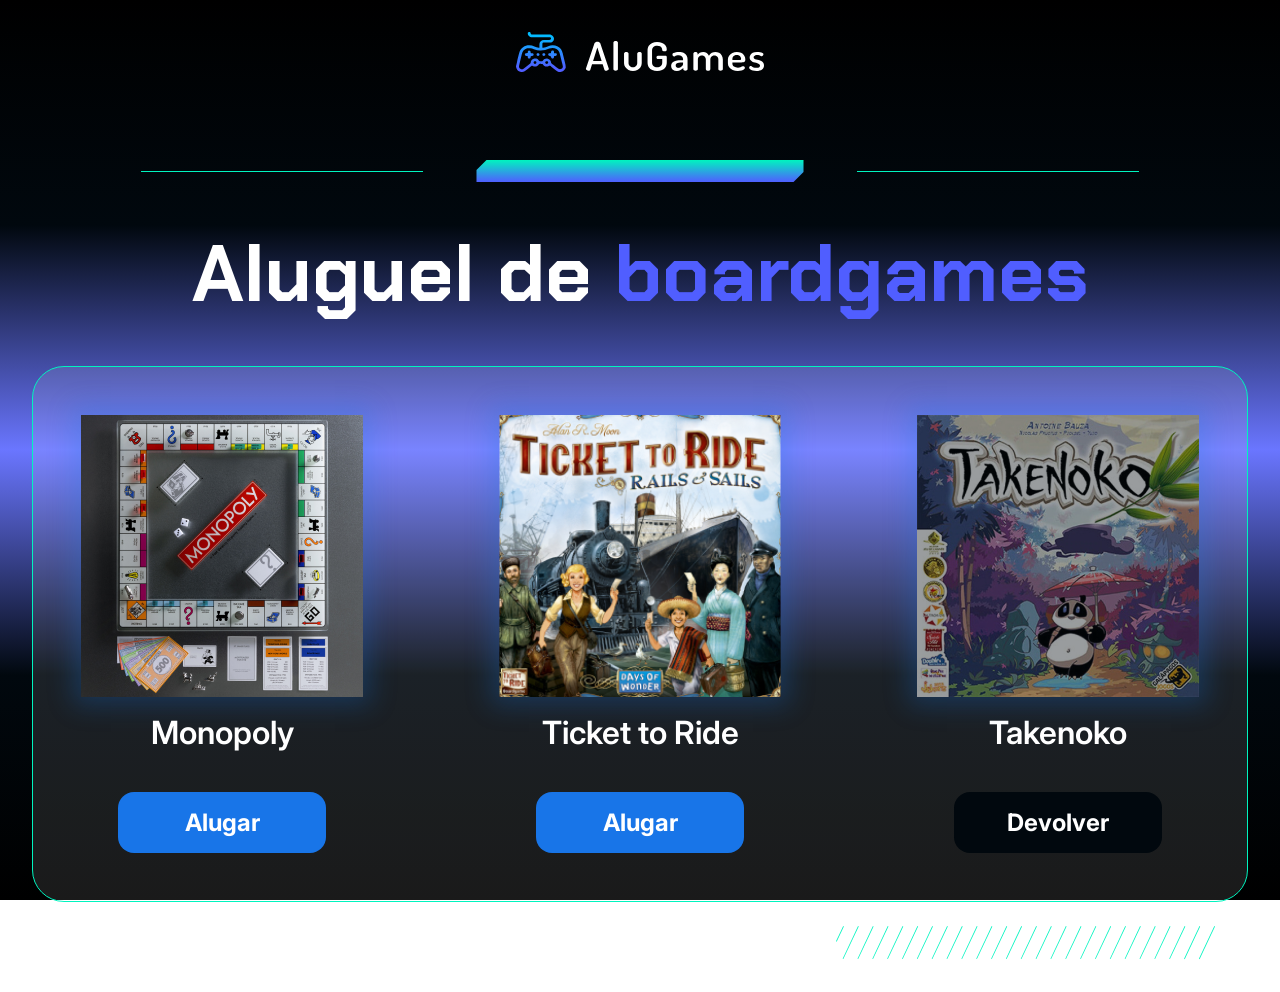
<file: alugames/index.html>
<!DOCTYPE html>
<html lang="en">

<head>
    <meta charset="UTF-8">
    <meta name="viewport" content="width=device-width, initial-scale=1.0">
    <title>AluGames</title>
    <link rel="stylesheet" href="css/main.css">
</head>

<body class="body">
    <main class="container main">
        <img src="img/logo.svg" alt="Logo AluGames">
        <section class="divisor">
            <div class="divisor__line"></div>
            <img src="img/fade_bar.svg" alt="Visual bar" class="divisor__bar">
            <div class="divisor__line"></div>
        </section>
        <h1 class="page-title">Aluguel de <span class="page-title__emphasis">boardgames</span></h1>
        <section class="dashboard">
            <ul class="dashboard__items">
                <li class="dashboard__items__item" id="game-1">
                    <div class="dashboard__item__img">
                        <img src="img/monopoly.png" alt="Capa jogo Monopoly">
                    </div>
                    <p class="dashboard__item__name">Monopoly</p>
                    <a onclick="alterarStatus(1)" href="#" class="dashboard__item__button">Alugar</a>
                </li>
                <li class="dashboard__items__item" id="game-2">
                    <div class="dashboard__item__img">
                        <img src="img/ticket_to_ride.png" alt="Capa jogo Ticket to Ride">
                    </div>
                    <p class="dashboard__item__name">Ticket to Ride</p>
                    <a onclick="alterarStatus(2)" href="#" class="dashboard__item__button">Alugar</a>
                </li>
                <li class="dashboard__items__item" id="game-3">
                    <div class="dashboard__item__img dashboard__item__img--rented">
                        <img src="img/takenoko.png" alt="Capa jogo Takenoko">
                    </div>
                    <p class="dashboard__item__name">Takenoko</p>
                    <a onclick="alterarStatus(3)" href="#" class="dashboard__item__button dashboard__item__button--return">Devolver</a>
                </li>
            </ul>
        </section>
        <img src="img/hachuras.svg" alt="Visual hachuras" class="hachuras">
    </main>

    <script src="js/app.js"></script>
</body>

</html>
</file>
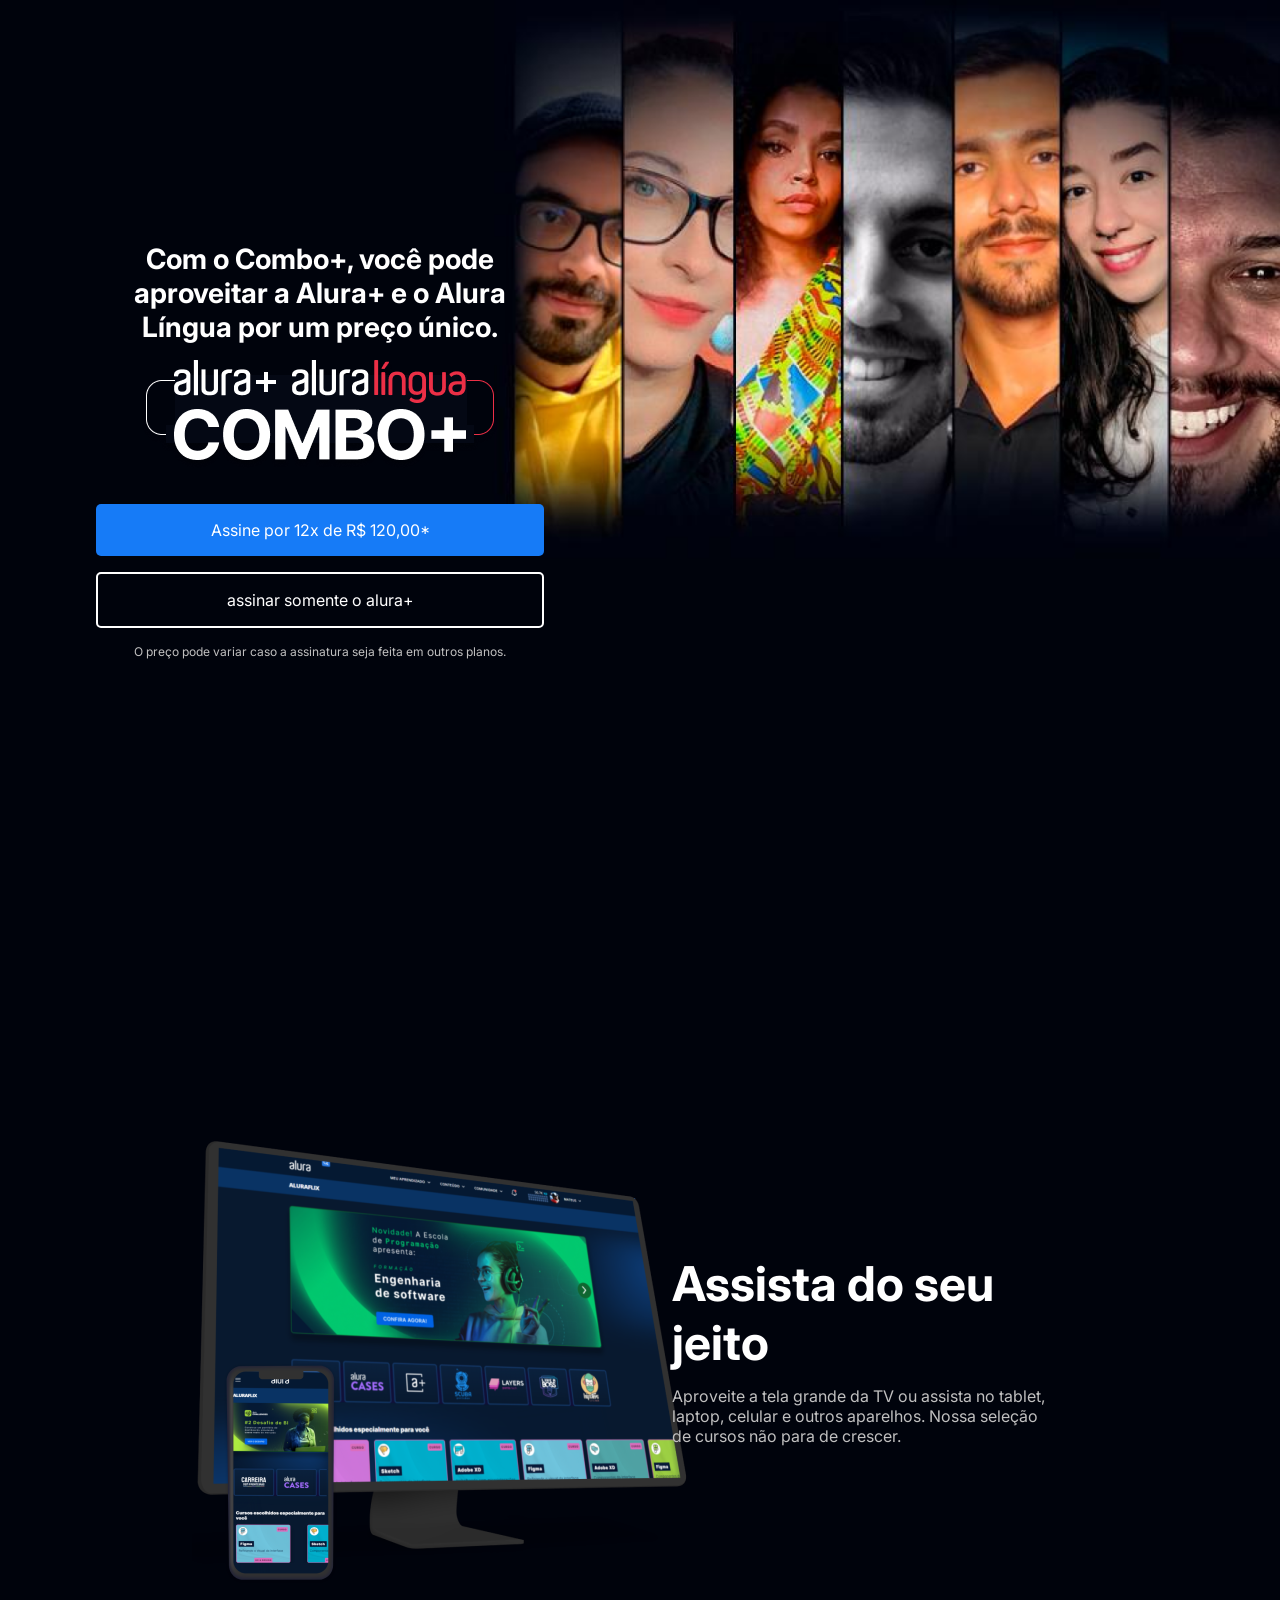
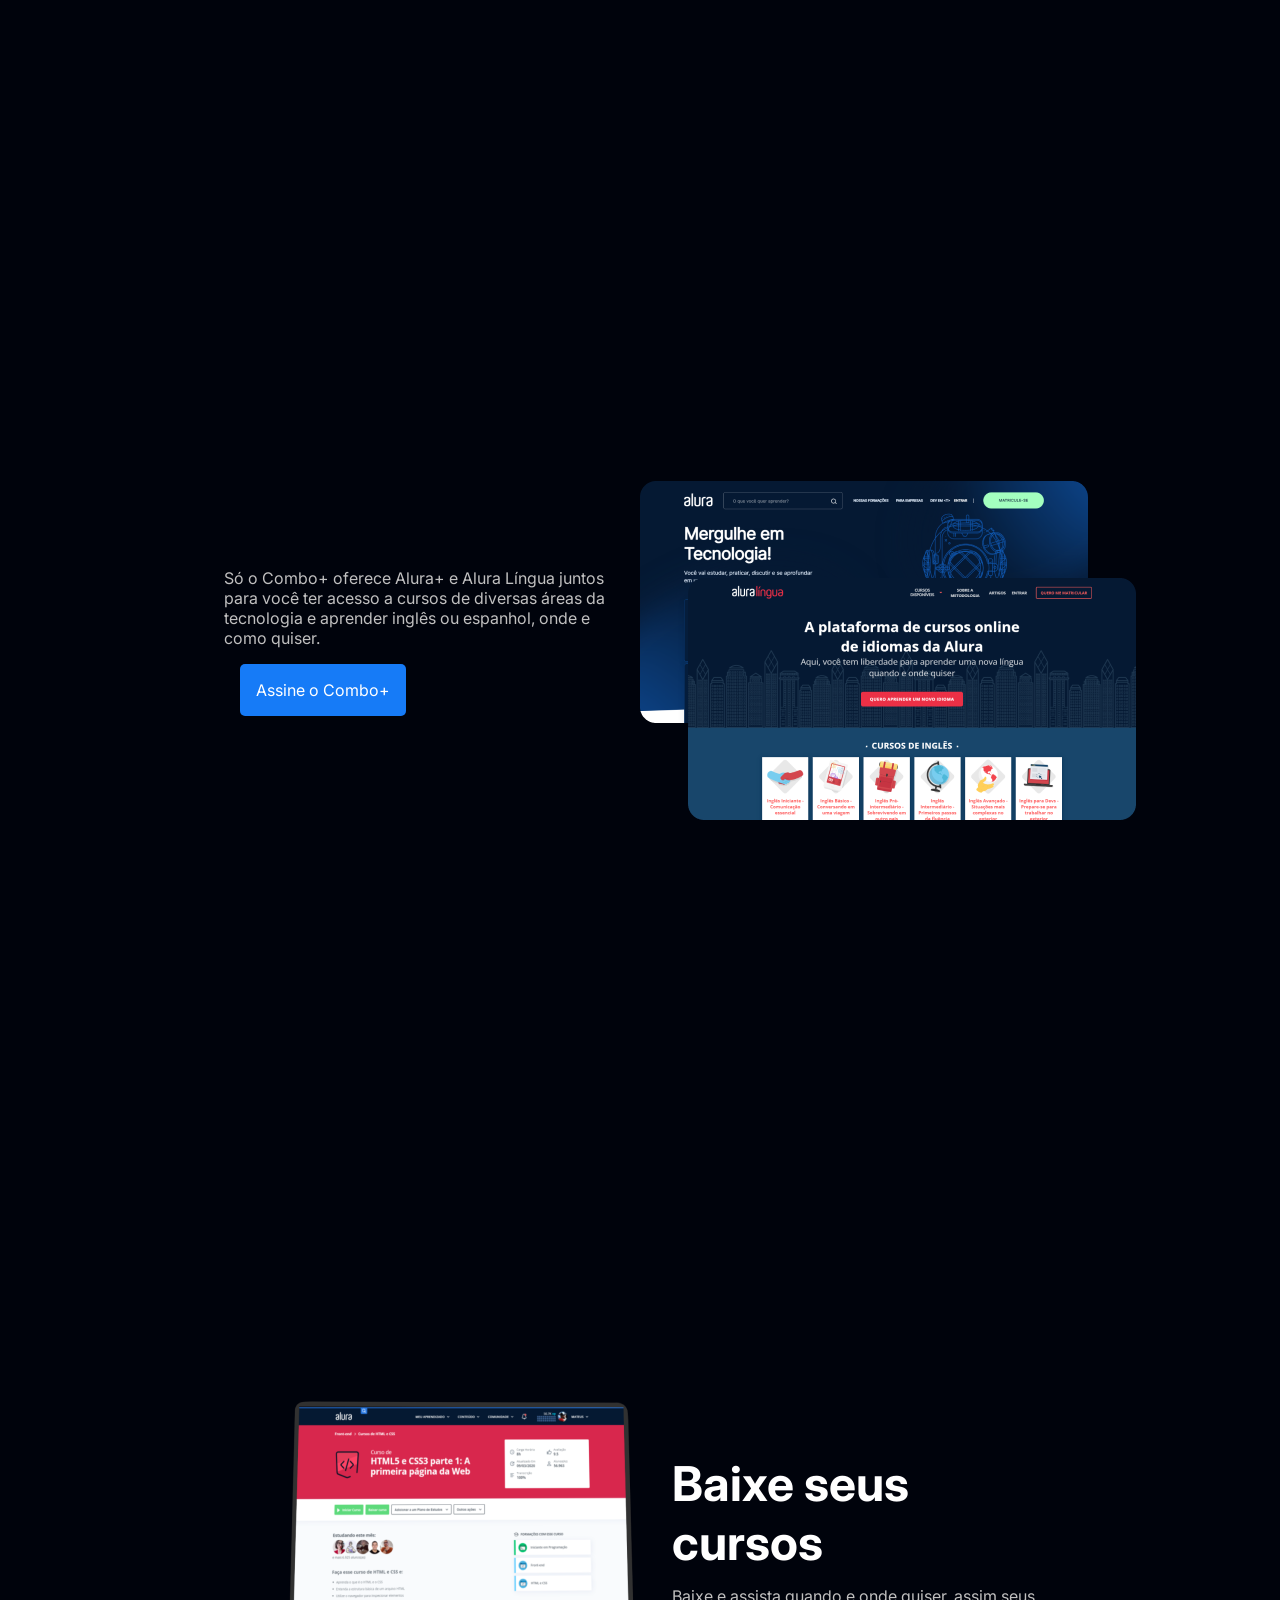
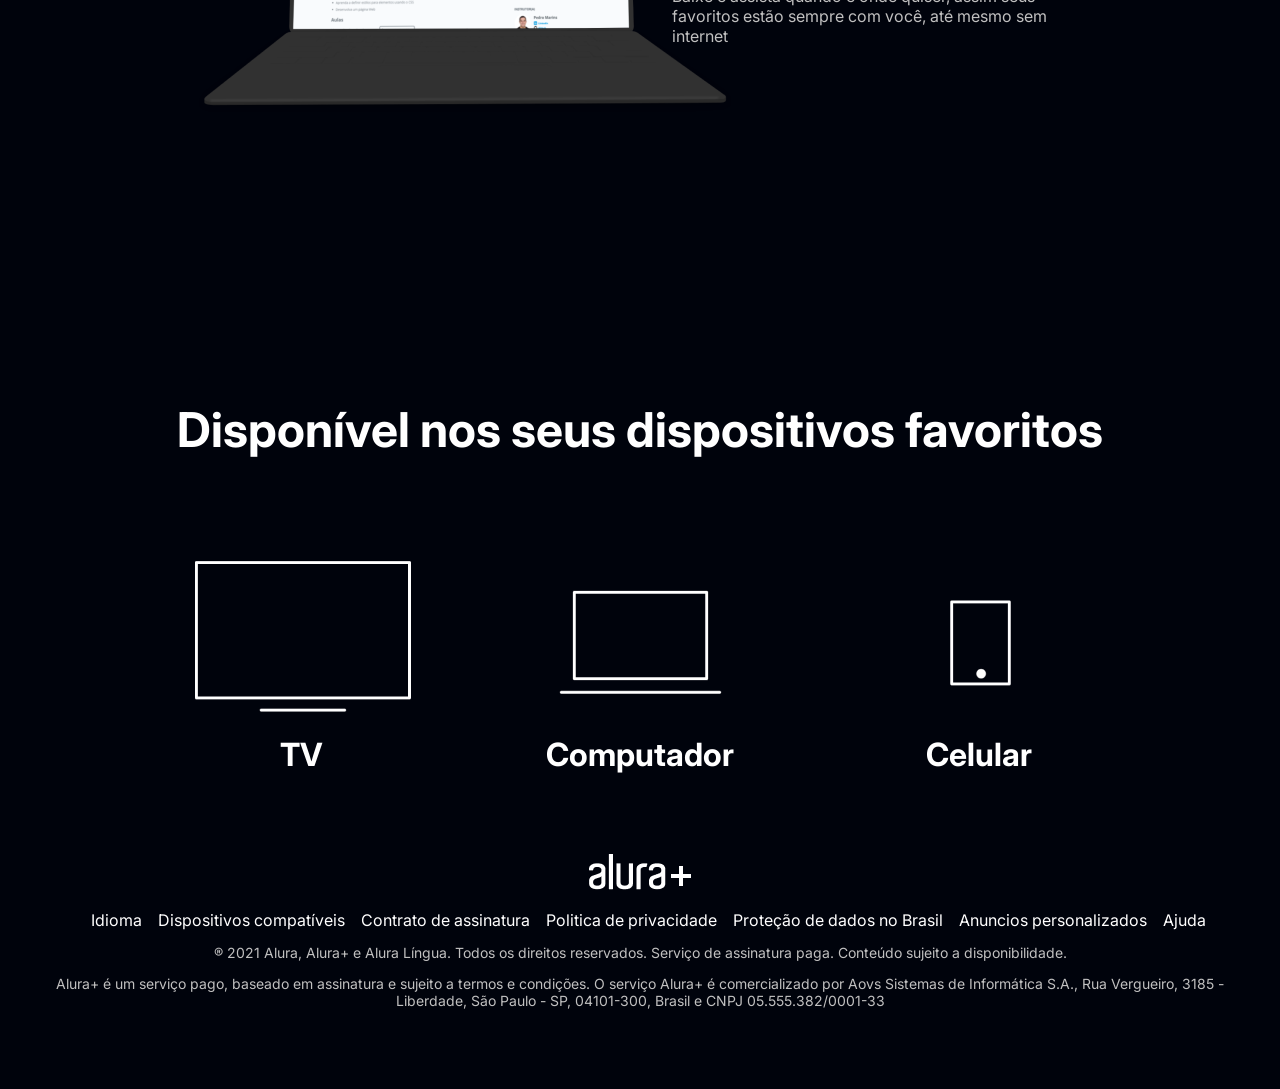
<file: Alura Plus/index.html>
<!DOCTYPE html>
<html>

<head>
    <title>Alura Plus</title>
    <meta charset="UTF-8">
    <meta name="viewport" content="width=device-width, initial-scale=1">
    <link rel="stylesheet" href="style.css">
    <link rel="preconnect" href="https://fonts.googleapis.com">
    <link rel="preconnect" href="https://fonts.gstatic.com" crossorigin>
    <link href="https://fonts.googleapis.com/css2?family=Inter:wght@400;700&display=swap" rel="stylesheet">
</head>

<body>
    <section class="container principal ">
        <div class="container__caixa">
            <h1 class="container__titulo" >Com o Combo+, você pode aproveitar a Alura+ e o Alura Língua por um preço único.</h1>
            <img class="container__imagem" src="img/Combo.png" alt="O combo+ é a junção do alura+ e o alura língua">
            <a class="container__botao" href="www.alura.com.br">Assine por 12x de R$ 120,00*</a>
            <a class="container__botao botao__segundario" href="www.alura.com.br">assinar somente o alura+</a>
            <p class="container__aviso">O preço pode variar caso a assinatura seja feita em outros planos.</p>
        </div>
    </section>

    <section class="container segundario">
        <img src="img/Plataformas.png" alt="Um monitor e um celular com Alura Plus aberto">
        <div class="container__descricao">
            <h2 class="descricao__titulo">Assista do seu jeito</h2>
            <p class="descricao__texto">Aproveite a tela grande da TV ou assista no tablet, laptop, celular e outros aparelhos. Nossa seleção de cursos não para de crescer.</p>
        </div>
    </section>

    <section  class="container segundario">
        <div class="container__descricao">
            <p class="descricao__texto">Só o Combo+ oferece Alura+ e Alura Língua juntos para você ter acesso a cursos de diversas áreas da tecnologia e aprender inglês ou espanhol, onde e como quiser.</p>
            <a class="container__botao segundario__botao" href="www.alura.com.br">Assine o Combo+</a>
        </div>
        <img src="img/Telas.png" alt="Tela do alura+ e alura língua" class="secundario__imagem">

    </section>

    <section class="container segundario">
        <img src="img/Notebook.png" alt="Um notebook">
        <div class="container__descricao">
            <h2 class="descricao__titulo">Baixe seus cursos</h2>
            <p class="descricao__texto">Baixe e assista quando e onde quiser, assim seus favoritos estão sempre com você, até mesmo sem internet</p>
        </div>
    </section>

    <section class="dispositivos">
        <h2 class="dispositivos__titulo">Disponível nos seus dispositivos favoritos</h2>
        <ul class="dispositivos__lista">
            <li>
                <img src="img/tv.png" alt="Ícone de televisão">
                <h3 class="lista__item">TV</h3>
            </li>
            <li>
                <img src="img/computador.png" alt="Ícone de computador">
                <h3 class="lista__item">Computador</h3>
            </li>
            <li>
                <img src="img/celular.png" alt="Ícone de celular">
                <h3 class="lista__item">Celular</h3>
            </li>
        </ul>
    </section>

    <footer class="rodape">
        <img src="img/Logo.png" alt="Alura+" class="rodape__logo">
        <ul class="rodape__lista">
            <li class="lista__link">
                <a href="#">Idioma</a>
            </li>
            <li class="lista__link">
                <a href="#">Dispositivos compatíveis</a>
            </li>
            <li class="lista__link">
                <a href="#">Contrato de assinatura</a>
            </li>
            <li class="lista__link">
                <a href="#">Politica de privacidade</a>
            </li>
            <li class="lista__link">
                <a href="#">Proteção de dados no Brasil</a>
            </li>
            <li class="lista__link">
                <a href="#">Anuncios personalizados</a>
            </li>
            <li class="lista__link">
                <a href="#">Ajuda</a>
            </li>
        </ul>
        <p class="rodape__texto">® 2021 Alura, Alura+ e Alura Língua. Todos os direitos reservados. Serviço de
            assinatura paga. Conteúdo sujeito a disponibilidade.</p>
        <p class="rodape__texto">Alura+ é um serviço pago, baseado em assinatura e sujeito a termos e condições. O
            serviço Alura+ é comercializado por Aovs Sistemas de Informática S.A., Rua Vergueiro, 3185 - Liberdade, São
            Paulo - SP, 04101-300, Brasil e CNPJ 05.555.382/0001-33</p>
    </footer>

</body>

</html>
</file>
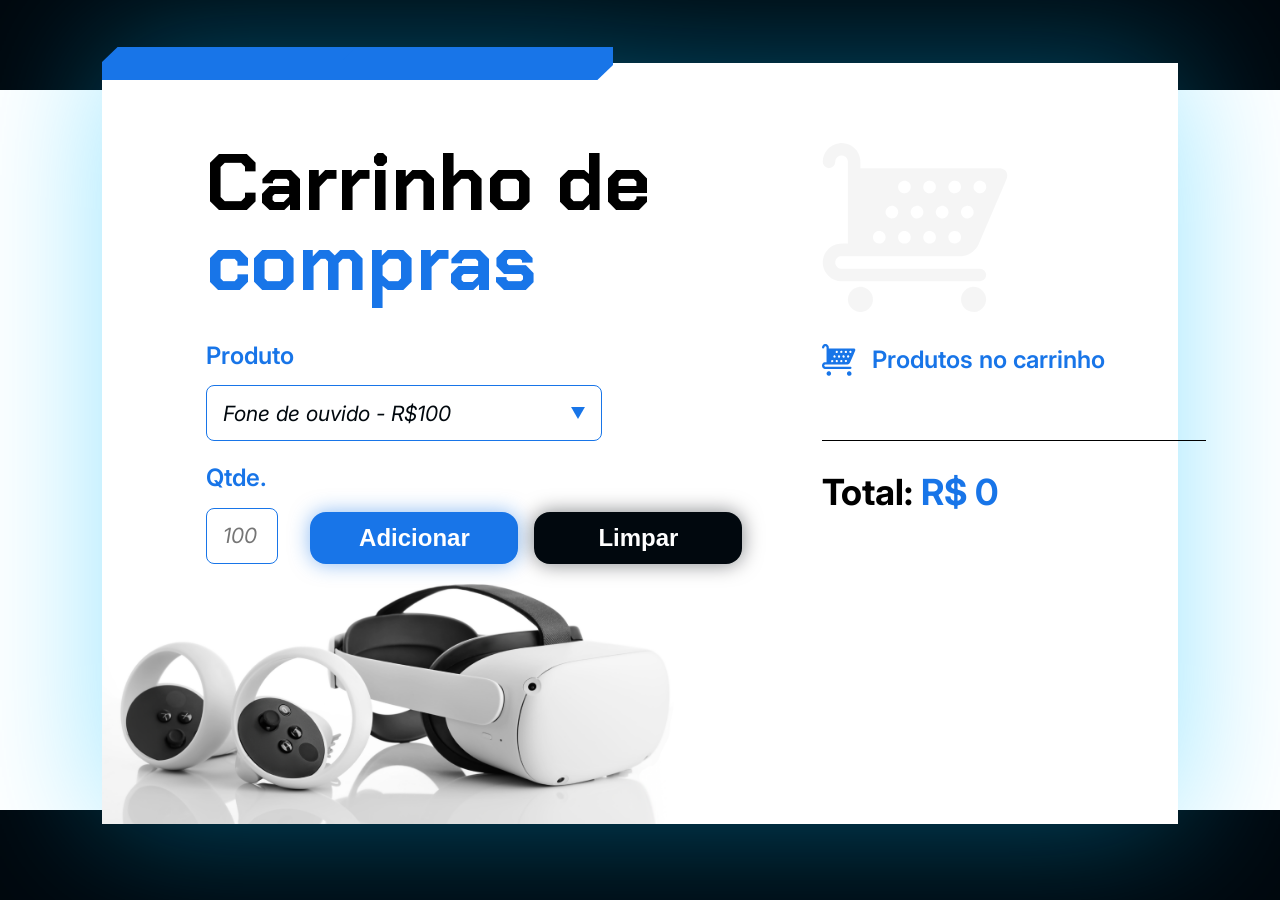
<file: carrinho-compras/index.html>
<!DOCTYPE html>
<html lang="en">

<head>
  <meta charset="UTF-8">
  <meta name="viewport" content="width=device-width, initial-scale=1.0">

  <link rel="preconnect" href="https://fonts.googleapis.com">
  <link rel="preconnect" href="https://fonts.gstatic.com" crossorigin>
  <link href="https://fonts.googleapis.com/css2?family=Chakra+Petch:wght@700&family=Inter:wght@400;600;700&display=swap"
    rel="stylesheet">
  <link rel="stylesheet" href="style.css">

  <title>Carrinho de compras</title>
</head>

<body>
  <main class="conteudo-principal">
    <div class="grafismo-azul"></div>
    <section class="adicionar-produto">
      <h1 class="titulo">
        Carrinho de <span class="texto-azul">compras</span>
      </h1>

      <form class="formulario">
        <label class="campo-grupo">
          <span class="texto-medio-azul">Produto</span>
          <select class="produto-input" name="produto" id="produto">
            <option value="Fone de ouvido - R$100">Fone de ouvido - R$100</option>
            <option value="Celular - R$1400">Celular - R$1400</option>
            <option value="Oculus VR - R$5000">Oculus VR - R$5000</option>
          </select>
          </div>
        </label>

        <section class="parte-inferior">
          <label class="campo-grupo">
            <span class="texto-medio-azul">Qtde.</span>
            <input class="quantidade-input" id="quantidade" type="number" placeholder="100">
          </label>

          <section class="botoes-wrapper">
            <button onclick="adicionar()" type="button" class="botao-form botao-adicionar">Adicionar</button>
            <button onclick="limpar()" type="button" class="botao-form botao-limpar">Limpar</button>
          </section>
        </section>
      </form>
    </section>
    <section class="carrinho">
      <img src="./assets/carrinho-cinza.svg" alt="Imagem de um carrinho de compras cinza">

      <div class="titulo-wrapper">
        <img src="./assets/icone-carrinho.svg" alt="ícone de carrinho">

        <h2 class="carrinho__titulo">Produtos no carrinho</h2>
      </div>

      <section class="carrinho__produtos" id="lista-produtos">
        <section class="carrinho__produtos__produto">
          <span class="texto-azul">1x</span> Celular <span class="texto-azul">R$1400</span>
        </section>
      </section>

      <div class="divisoria"></div>

      <p class="carrinho__total">
        Total: <span class="texto-azul" id="valor-total">R$1400</span>
      </p>
    </section>
  </main>

  <script src="js/app.js"></script>
</body>

</html>
</file>
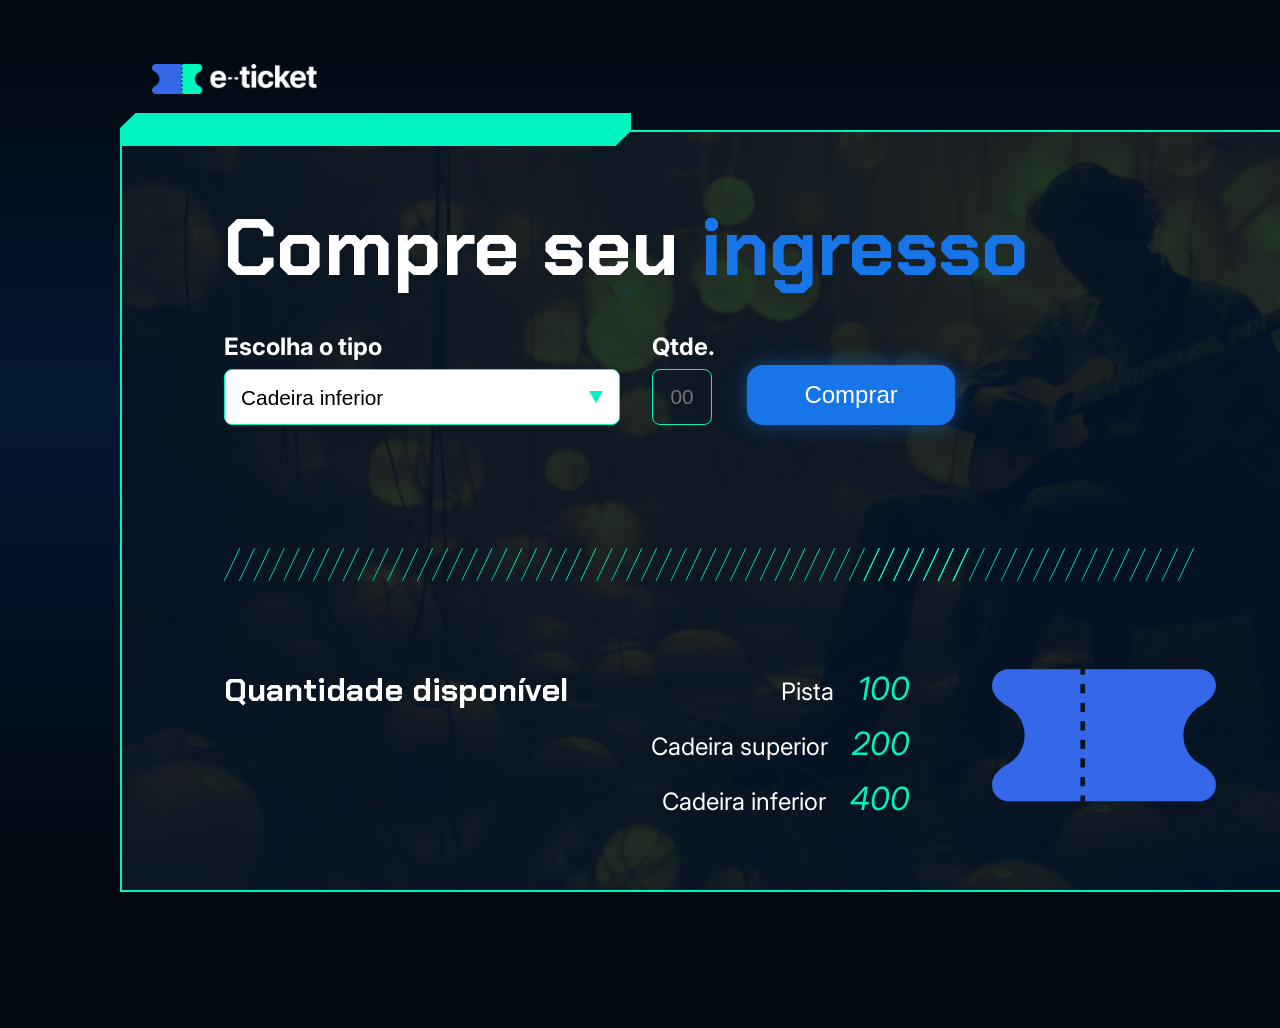
<file: ingresso/index.html>
<!DOCTYPE html>
<html lang="pt-BR">

<head>
    <meta charset="UTF-8">
    <meta name="viewport" content="width=device-width, initial-scale=1.0">
    <link rel="preconnect" href="https://fonts.googleapis.com">
    <link rel="preconnect" href="https://fonts.gstatic.com" crossorigin>
    <link href="https://fonts.googleapis.com/css2?family=Chakra+Petch:wght@700&family=Inter:wght@400;700&display=swap" rel="stylesheet">
    <link rel="stylesheet" href="./styles/_reset.css">
    <link rel="stylesheet" href="./styles/style.css">
    <title>e-Ticket</title>
</head>

<body>
    <header>
        <img class="logo" src="./assets/PNG/Logo e-tricket.png" alt="Logo">
    </header>
    <main class="container">

        <div class="grafismo"></div>
        <h1>Compre seu <span>ingresso</span></h1>
        <form action="">
            <label class="input-group">
                Escolha o tipo
                <select name="tipo-ingresso" id="tipo-ingresso">
                    <option value="inferior">Cadeira inferior</option>
                    <option value="superior">Cadeira superior</option>
                    <option value="pista">Pista</option>
                </select>
            </label>
            <label class="input-group">Qtde.
                <input type="number" id="qtd" placeholder="00" min="1" max="10">
            </label>
            <button onclick="comprar()" type="button">Comprar</button>
        </form>
        <img class="hachuras" src="./assets/SVG/Hachuras.svg" alt="">
        <section>
            <h2>Quantidade disponível</h2>

            <ul class="lista">
                <li>Pista<span id="qtd-pista">100</span></li>
                <li>Cadeira superior<span id="qtd-superior">200</span></li>
                <li>Cadeira inferior<span id="qtd-inferior">400</span></li>
                
            </ul>
            <img src="./assets/Ingresso.svg" alt="">
        </section>
    </main>

    <script src="js/app.js"></script>
</body>

</html>
</file>
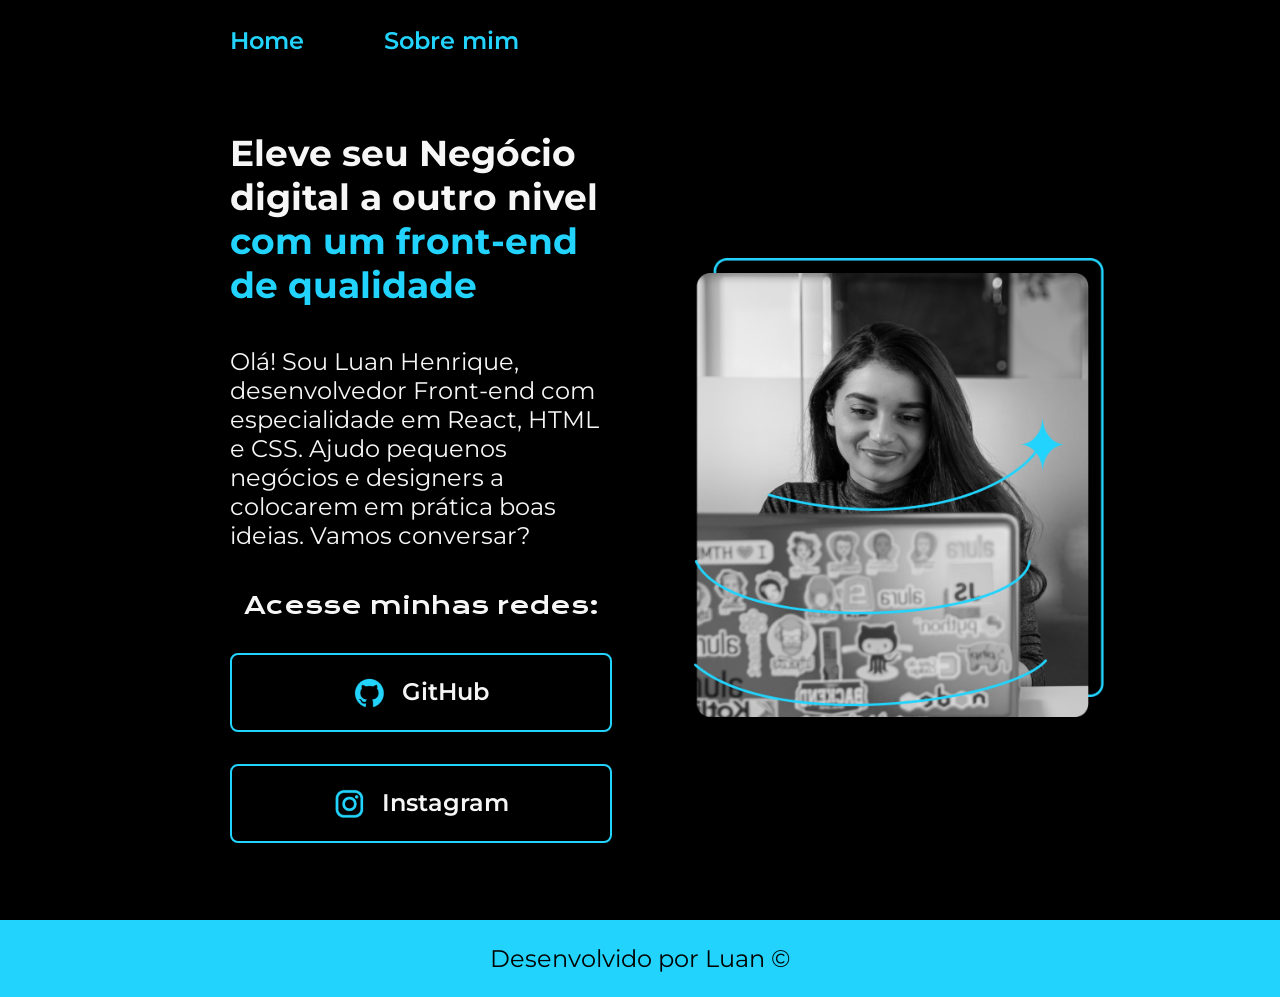
<file: Portfolio 2/index.html>
<!DOCTYPE html>
<html lang="pt-br">
<head>
    <meta charset="UTF-8">
    <meta name="viewport" content="width=device-width, initial-scale=1.0">
    <title>Portfolio</title>
    <link rel="stylesheet" href="css/style.css">
</head>
<body>
    
    <header class="cabecalho">
        <nav class="cabecalho__menu">
            <a class="cabecalho__menu__link" href="index.html">Home</a>
            <a class="cabecalho__menu__link" href="about.html">Sobre mim</a>
        </nav>
    </header>

    <main class="apresentacao">
        <section class="apresentacao__conteudo">
            <h1 class="apresentacao__conteudo__titulo"> Eleve seu Negócio digital a outro nivel
                <strong class="titulo-destaque">com um front-end de qualidade</strong>
            </h1>

            <p class="apresentacao__conteudo__texto">Olá! Sou Luan Henrique, desenvolvedor Front-end com especialidade em React, HTML e CSS. Ajudo pequenos negócios e designers a colocarem em prática boas ideias. Vamos conversar?</p>
            <div class="apresentacao__link">
                <h2 class="apresentacao__link__subtitulo">Acesse minhas redes:</h2>

                <a class="apresentacao__link__button" href="https://github.com/luan0757">
                <img src="img/github.png" alt="logo GitHub">
                GitHub</a>

            <a class="apresentacao__link__button" href="https://www.instagram.com/luanf.014?stkn=Y3BsNXc5dDI4Zmxh">
            <img src="img/instagram.png" alt="logo instagram">
        Instagram</a>
            
            </div>
        </section>
        <img class="apresentacao__imagem" src="img/Imagem.png" alt="joana santos programando">

    </main>

    <footer class="rodape">
        <p>Desenvolvido por Luan &copy;</p>
    </footer>

</body>
</html>
</file>
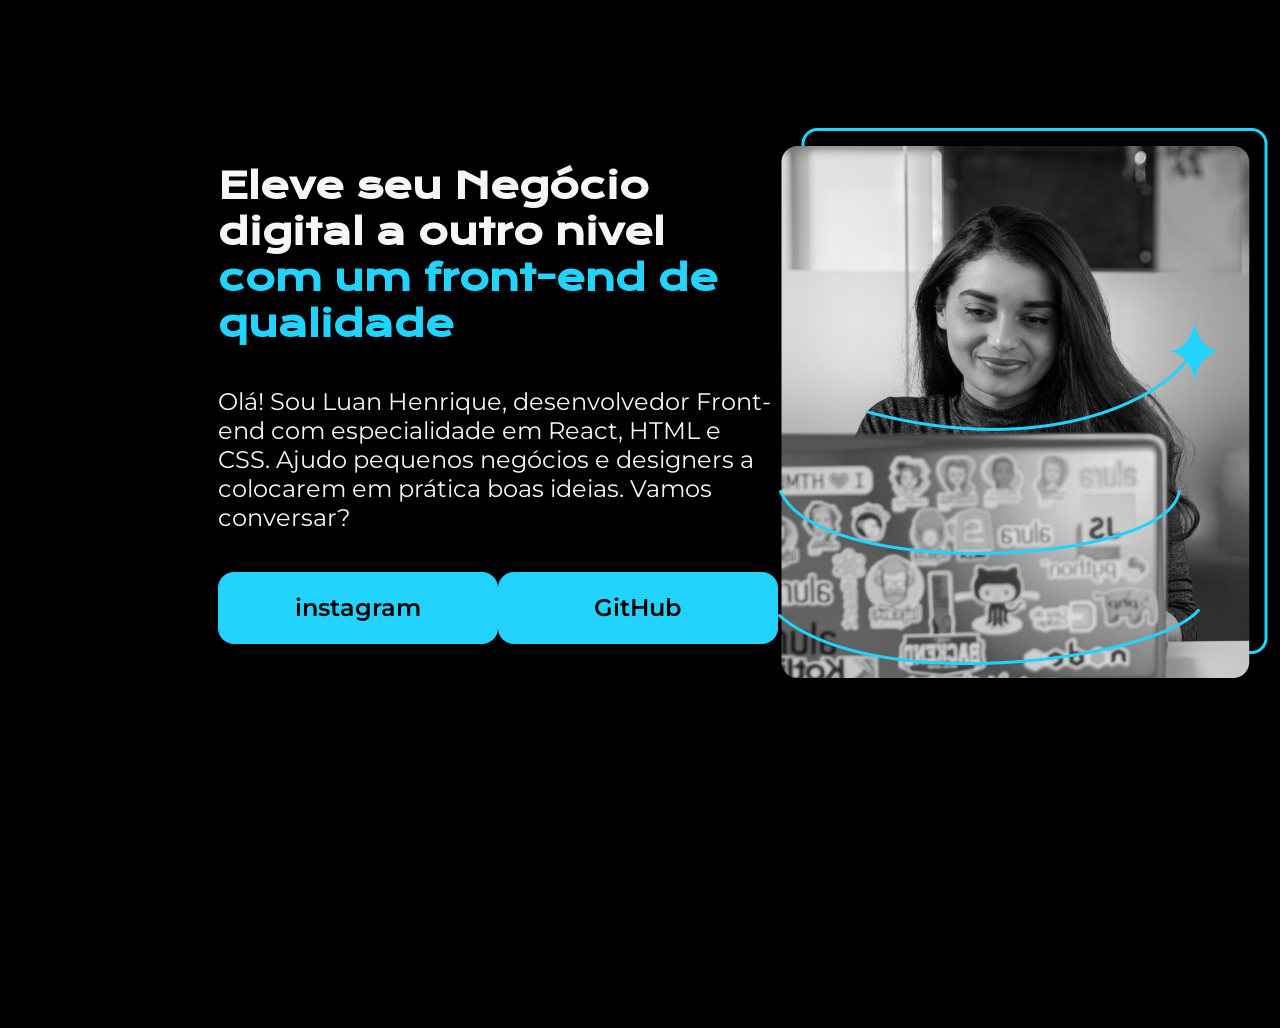
<file: Portfolio/index.html>
<!DOCTYPE html>
<html lang="pt-br">
<head>
    <meta charset="UTF-8">
    <meta name="viewport" content="width=device-width, initial-scale=1.0">
    <title>Portfolio</title>
    <link rel="stylesheet" href="css/style.css">
</head>
<body>
    
    <header></header>

    <main class="apresentacao">
        <section class="apresentacao__conteudo">
            <h1 class="apresentacao__conteudo__titulo"> Eleve seu Negócio digital a outro nivel
                <strong class="titulo-destaque">com um front-end de qualidade</strong>
            </h1>

            <p class="apresentacao__conteudo__texto">Olá! Sou Luan Henrique, desenvolvedor Front-end com especialidade em React, HTML e CSS. Ajudo pequenos negócios e designers a colocarem em prática boas ideias. Vamos conversar?</p>
            <div class="apresentacao__link">
            <a class="apresentacao__link__button" href="https://www.instagram.com/luanf.014?stkn=Y3BsNXc5dDI4Zmxh">instagram</a>
            <a class="apresentacao__link__button" href="https://github.com/luan0757">GitHub</a>
            </div>
        </section>
        <img src="img/Imagem.png" alt="joana santos programando">

    </main>

    <footer></footer>

</body>
</html>
</file>
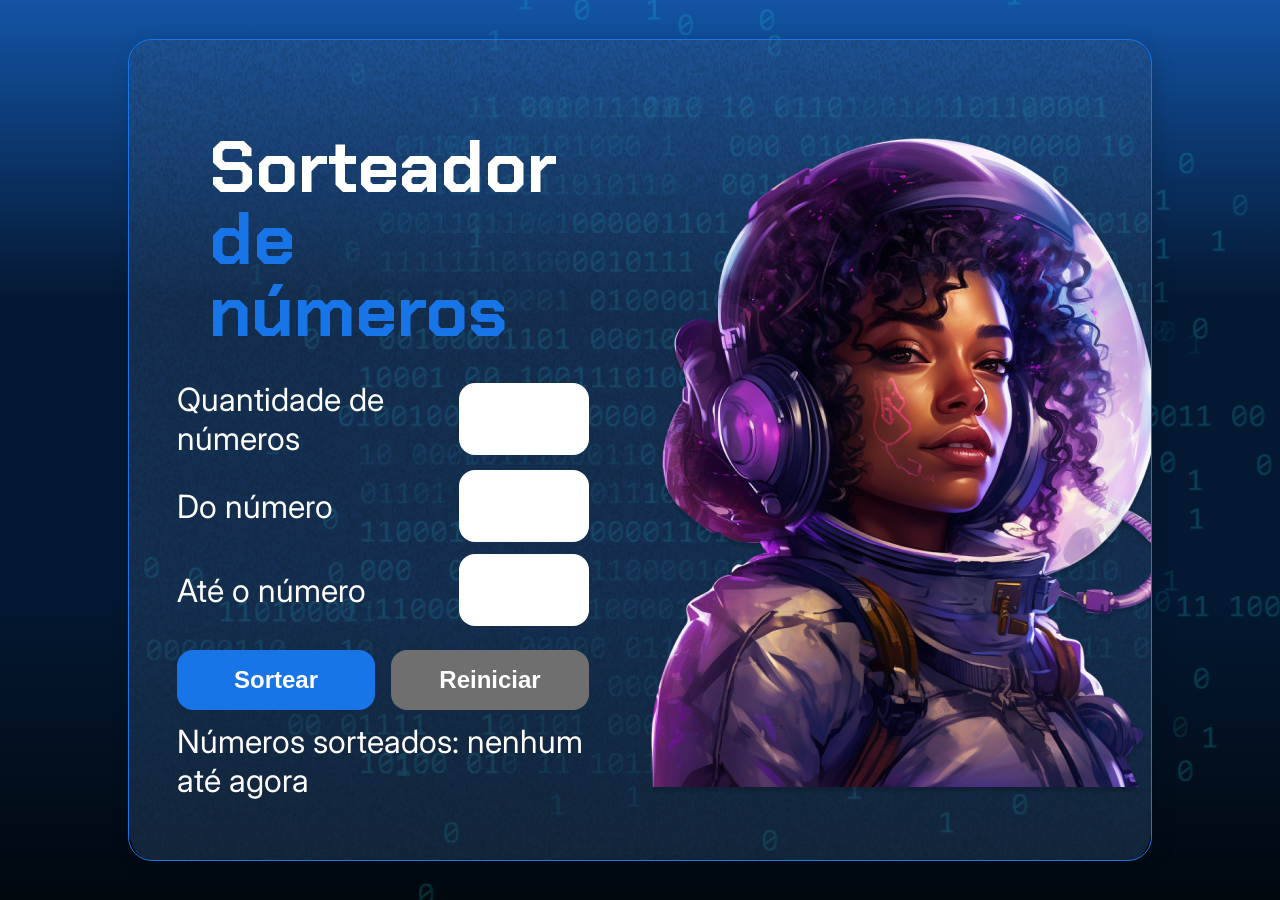
<file: sorteador-numeros/index.html>
<!DOCTYPE html>
<html lang="pt-br">

<head>
    <meta charset="UTF-8">
    <meta name="viewport" content="width=device-width, initial-scale=1.0">
    <link rel="preconnect" href="https://fonts.googleapis.com">
    <link rel="preconnect" href="https://fonts.gstatic.com" crossorigin>
    <link href="https://fonts.googleapis.com/css2?family=Chakra+Petch:wght@700&family=Inter:wght@400;700&display=swap" rel="stylesheet">
    <link rel="stylesheet" href="style.css">
    <title>Sorteador de números</title>
</head>

<body>
    <div class="container">
        <div class="container__conteudo">
            <div class="container__informacoes">
                <div class="container__texto">
                    <h1>Sorteador<span class="container__texto-azul"> de números</span></h1>

                    <div class="container__campo">
                        <label class="texto__paragrafo">Quantidade de números</label>
                        <input class="container__input" id="quantidade" type="number" min="1">
                    </div>
                    
                    <div class="container__campo">
                        <label class="texto__paragrafo">Do número</label>
                        <input class="container__input" id="de" type="number" min="1">
                    </div>
                    
                    <div class="container__campo">
                        <label class="texto__paragrafo">Até o número</label>
                        <input class="container__input" id="ate" type="number" min="1">
                    </div>
                </div>
                
                <div class="chute container__botoes">
                    <button onclick="sortear()" id="btn-sortear" class="container__botao">Sortear</button>
                    <button onclick="reiniciar()" id="btn-reiniciar" class="container__botao-desabilitado" >Reiniciar</button>
                </div>

                <div class="container__texto" id="resultado">
                    <label class="texto__paragrafo">Números sorteados:  nenhum até agora</label>
                </div>
            </div>

            <img src="./img/ia.png" alt="Uma pessoa com capacete de astronauta" class="container__imagem-pessoa" />
        </div>
    </div>

    <script src="app.js" defer></script>
</body>

</html>
</file>
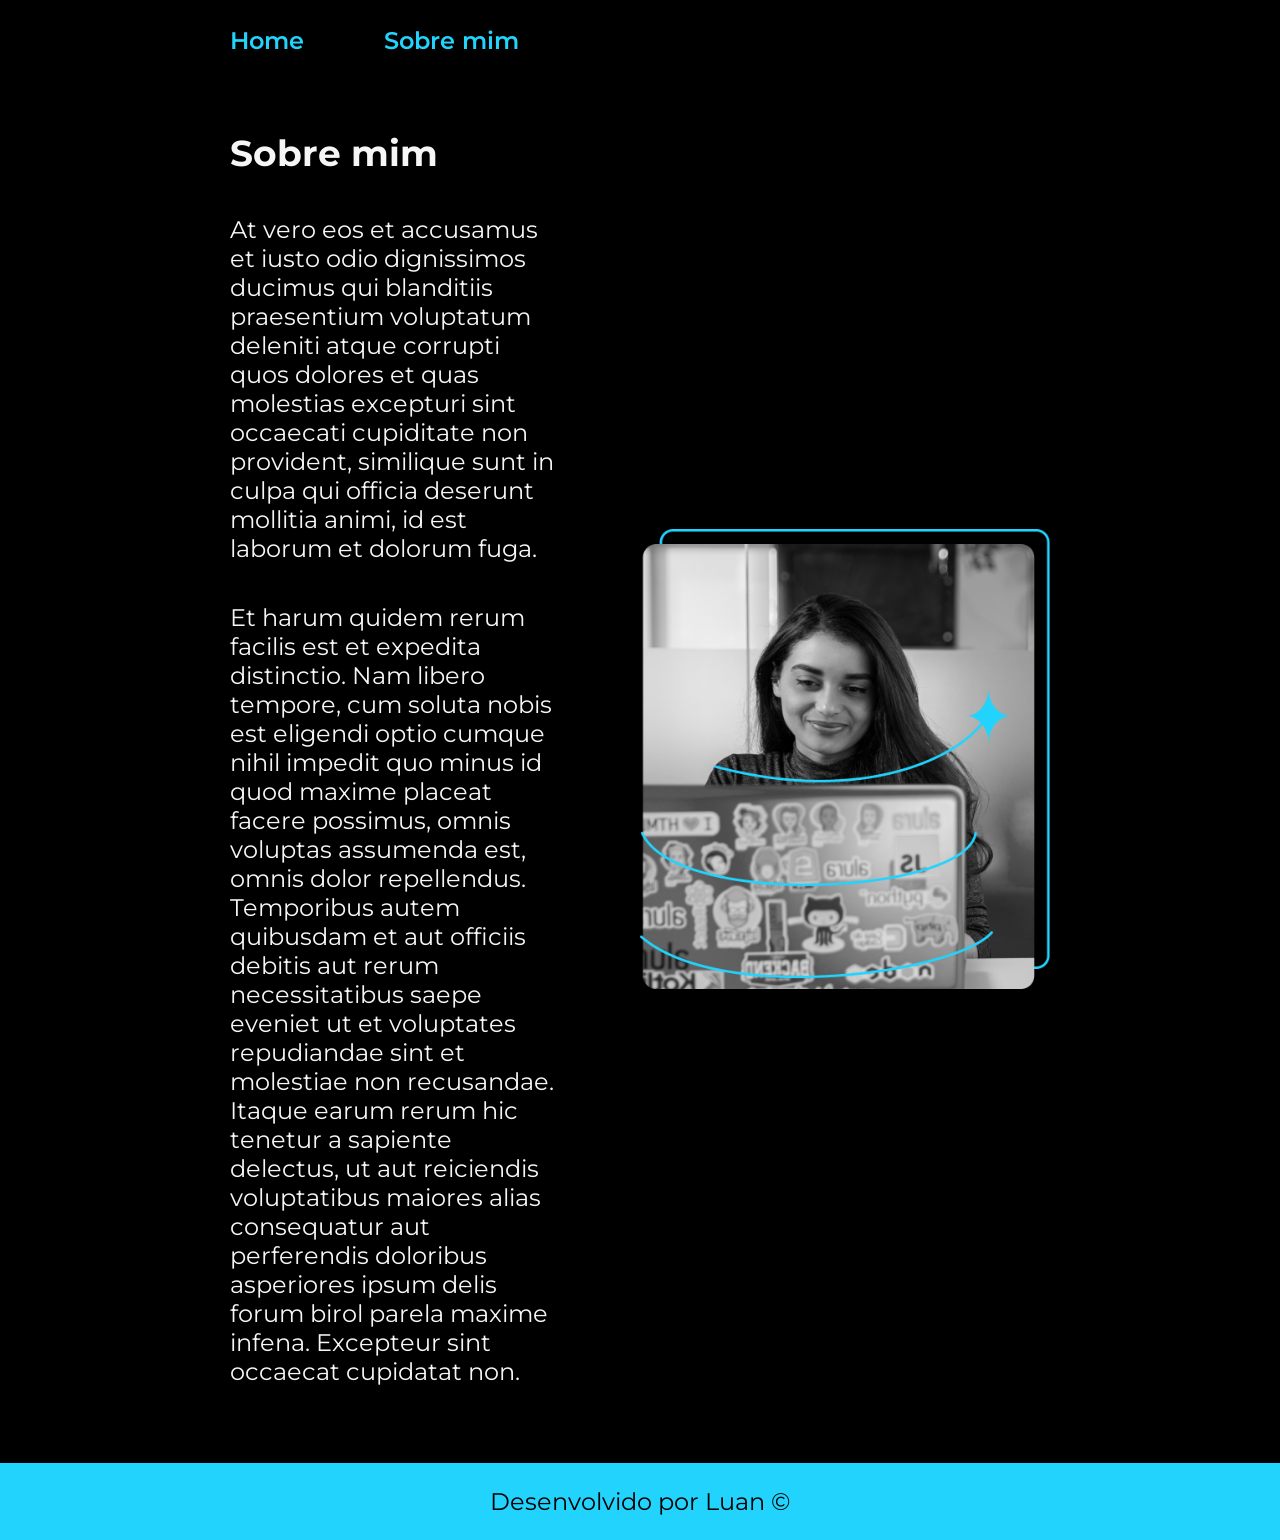
<file: Portfolio 2/about.html>
<!DOCTYPE html>
<html lang="pt-br">
<head>
    <meta charset="UTF-8">
    <meta name="viewport" content="width=device-width, initial-scale=1.0">
    <title>Sobre mim</title>
    <link rel="stylesheet" href="css/style.css">
</head>
<body>

    <header class="cabecalho">
        <nav class="cabecalho__menu">
            <a class="cabecalho__menu__link" href="index.html">Home</a>
            <a class="cabecalho__menu__link" href="about.html">Sobre mim</a>
        </nav>
    </header>

    <main class="apresentacao">
        <section class="apresentacao__conteudo">
            <h1 class="apresentacao__conteudo__titulo">Sobre mim</h1>
            <p class="apresentacao__conteudo__texto">At vero eos et accusamus et iusto odio dignissimos ducimus qui blanditiis praesentium voluptatum deleniti atque corrupti quos dolores et quas molestias excepturi sint occaecati cupiditate non provident, similique sunt in culpa qui officia deserunt mollitia animi, id est laborum et dolorum fuga.</p>
            <p class="apresentacao__conteudo__texto">Et harum quidem rerum facilis est et expedita distinctio. Nam libero tempore, cum soluta nobis est eligendi optio cumque nihil impedit quo minus id quod maxime placeat facere possimus, omnis voluptas assumenda est, omnis dolor repellendus. Temporibus autem quibusdam et aut officiis debitis aut rerum necessitatibus saepe eveniet ut et voluptates repudiandae sint et molestiae non recusandae. Itaque earum rerum hic tenetur a sapiente delectus, ut aut reiciendis voluptatibus maiores alias consequatur aut perferendis doloribus asperiores ipsum delis forum birol parela maxime infena. Excepteur sint occaecat cupidatat non.</p>
        </section>
        <img class="apresentacao__imagem" src="img/Imagem.png" alt="joana santos programando">
    </main>
    

    <footer class="rodape">
        <p>Desenvolvido por Luan &copy;</p>
    </footer>

</body>
</html>
</file>
<file: alugames/css/main.css>
@import url(_reset.css);
@import url('https://fonts.googleapis.com/css2?family=Chakra+Petch:wght@700&family=Inter:wght@600;700&display=swap');

.body {
    color: #FFFFFF;

    min-height: 100vh;

    background: rgb(0, 0, 0);
    background: linear-gradient(to bottom, rgba(0, 0, 0, 1) 0%, rgba(1, 8, 14, 1) 25%, rgba(80, 94, 255, 0.85) 50%, rgba(1, 8, 14, 1) 75%, rgba(0, 0, 0, 1) 100%);
    background-repeat: no-repeat;
    background-attachment: fixed;

    display: flex;
    flex-direction: column;
    justify-content: center;

    padding: 2rem;
}

@media screen and (min-width: 1440px) {
    .body {
        padding: 2rem calc((100vw - 1086px)/2);
    }
}

.main {
    display: flex;
    flex-direction: column;
    align-items: center;
}

.divisor {
    display: flex;
    gap: 53px;
    align-items: center;

    margin: 88px 0px 40px;
}

.divisor__line {
    height: 1px;
    width: 282px;
    background-color: #00F4BF;
}

.page-title {
    font-family: 'Chakra Petch', sans-serif;
    font-weight: 700;
    font-size: 5rem;

    margin-bottom: 2.5rem;
}

.page-title__emphasis {
    color: #505EFF;
}

.dashboard {
    background-color: rgba(255, 255, 255, 0.1);

    border-radius: 2rem;
    border-width: 1px;
    border-style: solid;
    border-color: #00F4BF;

    padding: 3rem;
    width: 100%;
}

.dashboard__items {
    display: flex;
    justify-content: space-between;
}

.dashboard__items__item {
    display: flex;
    flex-direction: column;
    align-items: center;
    justify-content: flex-start;

    font-family: 'Inter', sans-serif;
}

.dashboard__item__img {
    box-shadow: 0px 0px 24px 8px rgba(24, 118, 232, 0.25);

    margin-bottom: 1rem;
}

.dashboard__item__img--rented {
    position: relative;
}

.dashboard__item__img--rented::after {
    content: "";
    display: block;
    width: 100%;
    height: 100%;

    position: absolute;
    top: 0;
    
    background-color: rgba(1, 8, 14, 0.4);
}

.dashboard__item__name {
    font-weight: 600;
    font-size: 2rem;

    margin-bottom: 2.5rem;
}

.dashboard__item__button {
    display: flex;
    justify-content: center;

    font-weight: 700;
    font-size: 1.5rem;

    padding: 1rem 1.5rem;
    min-width: 13rem;

    border-radius: 1rem;

    background-color: #1875E8;
}

.dashboard__item__button--return {
    background-color: #01080E;
}

.hachuras {
    margin-top: 1.5rem;
    margin-right: 33px;
    align-self: flex-end;
}
</file>
<file: Alura Plus/style.css>
:root {
    --branco-principal: #FFFFFF;
    --cinza-secundario: #C0C0C0;
    --botao-azul: #167BF7;
    --cor-de-fundo: #00030C;
    --fonte-principal:'Inter';
}

body {
    background-color: var(--cor-de-fundo);
    color: var(--branco-principal);
    font-family: var(--fonte-principal);
    font-size: 1rem;
    font-weight: 400;
}

* {
    margin: 0;
    padding: 0;
}

.principal {
    background-image: url("img/Background.png");
    background-repeat: no-repeat;
    background-size: contain;
    align-items: center;
    text-align: center;
}

.container {
    height: 100vh;
    display: grid;
    grid-template-columns: 50% 50%;
}

.container__botao{
    background-color: var(--botao-azul);
    border-radius: 5px;
    padding: 1em;
    color: var(--branco-principal);
    display: block;
    text-decoration: none;
    margin-bottom :1em ;
}

.botao__segundario{
    background-color: transparent;
    border: 2px solid var(--branco-principal)
}

.container__aviso {
    font-size: 12px;
    color: var(--cinza-secundario);
}

.container__titulo{
    font-size: 1.75rem;
    font-weight: 700;
}

.container__imagem{
    margin: 1em 0 2em 0;
}

.container__caixa{
    margin:0 6em;
}

.segundario__imagem{
    width: 60%;
}

.segundario{
    align-items: center;
    margin: 0 12em;
}

.descricao__titulo{
    font-weight: 700;
    font-size:48px;
    color: var(--branco-principal);
    margin-bottom:0.3em;
}

.descricao__texto{
    color: var(--cinza-secundario);
}

.segundario__botao{
    display: inline-block;
    margin: 1em;
}
.container__descricao{
    padding: 2em;
}

.dispositivos__lista{
    display: flex;
    justify-content: center;
    list-style-type:none;
    margin: 5em 0;
}

.dispositivos{
    text-align: center;
}

.dispositivos__titulo{
    font-size: 3rem;
    color: var(--branco-principal);
}

.lista__item{
    font-size: 2rem;
    color: var(--branco-principal);
}

.rodape {
    text-align: center;
    margin: 5em 3em;
}

.rodape__texto {
    margin: 1em 0;
    color: var(--cinza-secundario);
    font-size: 14px;
}

.lista__link a{
    text-decoration: none;
    color: var(--branco-principal);
    margin-left: 1em;
}

.rodape__lista {
    display: flex;
    justify-content: center;
    list-style-type: none;
    margin-top: 1em;
}
</file>
<file: carrinho-compras/style.css>
* {
  margin: 0;
  padding: 0;
  box-sizing: border-box;
}

body {
  min-height: 100vh;
  height: auto;
  background: linear-gradient(to bottom,
      #01080E 10%,
      #FFF 10%,
      #FFF 90%,
      #01080E 90%);
  padding: 7vh 8vw 5vh;
  font-family: 'Inter', sans-serif;
  font-size: 16px;
}

button {
  background: inherit;
  color: inherit;
  border: 0;
}

select {
  appearance: none;
}

input[type="number"]::-webkit-outer-spin-button,
input[type="number"]::-webkit-inner-spin-button {
    -webkit-appearance: none;
    margin: 0;
}

input[type="number"] {
    appearance: textfield;
}

.texto-medio-azul {
  color: var(--Light-Blue, #1875E8);
  font-size: 1.5rem;
  font-style: normal;
  font-weight: 600;
  line-height: 110%; /* 1.65rem */
}

.conteudo-principal {
  filter: drop-shadow(0px 0px 70px rgba(2, 189, 255, 0.40));
  min-height: 100%;
  padding: 5rem 6.5rem;
  
  display: grid;
  grid-template-columns: 1.375fr 1fr;
  column-gap: 5rem;

  background: white url('./assets/oculos.png') no-repeat bottom left;
  background-size: auto 40%;

  position: relative;
  background-position: left bottom -40px;
}

.grafismo-azul {
  position: absolute;
  width: 31.9375rem;
  height: 2.0625rem;
  background-image: url('./assets/grafismo-azul.svg');
  top: -1rem;
}

.titulo {
  font-family: 'Chakra Petch', sans-serif;
  font-size: 5rem;
  font-style: normal;
  font-weight: 700;
  line-height: 100%;
  margin-bottom: 2.5rem;
}

.texto-azul {
  color: #1875E8;
}

.formulario {
  display: flex;
  flex-direction: column;
  align-items: flex-start;
  gap: 1.5rem;
}

.formulario .campo-grupo {
  display: flex;
  flex-direction: column;
  align-items: flex-start;
  gap: 1rem;
}

.produto-input {
  width: 24.75rem;
  height: 3.5rem;
  padding: 1rem;
  border-radius: 0.5rem;
  border: 1px solid var(--Light-Blue, #1875E8);

  color: var(--Void, #01080E);
  font-family: Inter;
  font-size: 1.3125rem;
  font-style: italic;
  font-weight: 400;
  line-height: 110%;
  
  background: url('./assets/arrow-down.svg') no-repeat right 1rem top 50%;
}

.dropdown {
  width: 3.375rem;
  height: 3.5rem;
  padding: 1rem;
  justify-content: center;
  align-items: center;
  gap: 0.625rem;
  border-radius: 0rem 0.5rem 0.5rem 0rem;
  border: 1px solid var(--Light-Blue, #1875E8);
  cursor: pointer;
}

.formulario > .parte-inferior {
  display: flex;
  align-items: flex-end;
  gap: 2rem;
}

.quantidade-input {
  display: flex;
  height: 3.5rem;
  padding: 1rem;
  width: 4.5rem;
  border-radius: 0.5rem;
  border: 1px solid var(--Light-Blue, #1875E8);

  color: var(--Void, #01080E);
  font-family: Inter;
  font-size: 1.3125rem;
  font-style: italic;
  font-weight: 400;
  line-height: 110%;
}

.botoes-wrapper {
  display: flex;
  align-items: flex-end;
  gap: 1rem;
}

.botao-form {
  display: flex;
  flex-direction: column;
  justify-content: center;
  align-items: center;
  width: 13rem;
  height: 3.25rem;
  padding: 1rem 1.5rem;
  gap: 0.625rem;
  border-radius: 1rem;
  cursor: pointer;
}

.botao-adicionar {
  background: var(--Light-Blue, #1875E8);
  box-shadow: 0px 0px 20px 0px rgba(24, 117, 232, 0.50);

  color: var(--Branco, #FFF);
  font-size: 1.5rem;
  font-weight: 700;
  line-height: normal;
}

.botao-limpar {
  border-radius: 1rem;
  background: var(--Void, #01080E);
  box-shadow: 0px 0px 20px 0px rgba(1, 8, 14, 0.50);

  color: var(--Branco, #FFF);
  font-size: 1.5rem;
  font-weight: 700;
  line-height: normal;
}

.carrinho {
  display: flex;
  width: 24rem;
  flex-direction: column;
  align-items: flex-start;
  gap: 2rem;
}

.titulo-wrapper {
  display: flex;
  align-items: center;
  gap: 1rem;
}

.carrinho__titulo {
  color: var(--Light-Blue, #1875E8);
  font-family: Inter;
  font-size: 1.5rem;
  font-style: normal;
  font-weight: 600;
  line-height: 110%; /* 1.65rem */
}

.carrinho__produtos {
  display: flex;
  flex-direction: column;
  align-items: flex-start;
  gap: 1rem;
}

.carrinho__produtos__produto {
  font-size: 1.3125rem;
  font-style: italic;
  font-weight: 400;
  line-height: 110%; /* 1.44375rem */
}

.divisoria {
  width: 24rem;
  height: 0.0625rem;
  background: #000;
}

.carrinho__total {
  font-size: 2.25rem;
  font-weight: 700;
  line-height: 110%; /* 2.475rem */
}

.adicionar-produto {
  padding-bottom: 180px;
}
</file>
<file: ingresso/styles/style.css>
body {
    width: 1440px;
    height: 100vh;
    background: linear-gradient(180deg, rgba(1, 8, 14, 1) 1%, rgba(4, 24, 50, 1) 39%, rgba(1, 8, 14, 1) 88%);
    margin: 5% auto;
    color: #fff;
}

header {
    width: 1200px;
    margin: 2rem auto;
}

header .logo {
    width: 196.8px;
    padding-left: 2rem;
}

main.container {
    width: 1200px;
    height: auto;
    border: 2px solid #00F4BF;
    margin: 0 auto;
    padding: 4.5rem 6.38rem;
    background-image: url('../assets/PNG/Imagem\ com\ borda.png');
    background-size: cover;
    position: relative;
}

main.container .grafismo {
    background: url('../assets/SVG/Grafismo\ verde.svg');
    width: 31.9375rem;
    height: 2.0625rem;
    position: absolute;
    top: -19px;
    left: -2px;
}

main.container h1 {
    font-family: 'Chakra Petch', sans-serif;
    font-size: 5rem;
    line-height: 110%;
}

main.container h1 span {
    color: #1875E8;
}

form {
    display: flex;
    align-items: flex-end;
    gap: 2rem;
    margin: 2.5rem 0;
}

form .input-group {
    display: flex;
    flex-direction: column;
    align-items: flex-start;
    gap: .5rem;

    font-family: 'Inter', sans-serif;
    font-weight: 700;
    font-size: 1.5rem;
}

form .input-group select,
form .input-group input {
    background: none;
    color: white;
    border: 1px solid #00F4BF;
    border-radius: .5rem;
    height: 3.5rem;
    padding: .5rem 1rem;
    font-size: 1.3rem;
}

form .input-group select {
    width: 24.75rem;
    appearance: none;
    background: url('../assets/PNG/Arrow\ down.png') no-repeat right 1rem top 50%;
    color: black;
    background-color: white;
}

form .input-group input {
    width: 60px;
}

form .input-group input::placeholder {
    text-align: center;
}

form button {
    color: white;
    font-size: 1.5rem;
    border: none;
    background-color: #1875E8;
    padding: 1rem 1.5rem;
    border-radius: 1rem;
    width: 13rem;
    box-shadow: 0px 0px 20px 0px rgba(24, 117, 232, 0.50);
    cursor: pointer;
}

.hachuras {
    margin: 5.19rem 0;
}

.container section {
    display: flex;
    justify-content: space-between;
    align-items: flex-start;
    align-self: stretch;
}

.container section h2 {
    font-size: 2rem;
}

.container section ul {
    display: flex;
    flex-direction: column;
    align-items: flex-end;
    gap: 1rem;

    font-size: 1.5rem;
    font-family: 'Inter', sans-serif;
    font-weight: 400;
}

.container section ul li span {
    color: #00F4BF;
    font-style: italic;
    font-size: 2rem;
    padding-left: 1.5rem;
}
</file>
<file: Portfolio 2/css/style.css>
@import url('https://fonts.googleapis.com/css2?family=Krona+One&display=swap');
@import url('https://fonts.googleapis.com/css2?family=Krona+One&family=Montserrat:wght@400;600&display=swap');
:root{
    --cor-principal:#000;
    --cor-segundaria:#f6f6f6;
    --cor-terciaria:#22d4fd;
    --cor-houver:#272727;

    --font-principal: 'Krona One', sans-serif;
    --fonte-segundaria:'Montserrat', sans-serif;
}


*{
    margin: 0;
    padding: 0;
}

body{
    
    box-sizing: border-box;
    background-color: var(--cor-principal);
    color: var(--cor-segundaria);
    
}

.cabecalho{
    padding: 2% 0% 0% 18%;
}

.cabecalho__menu{
    display: flex;
    gap: 80px;
}

.cabecalho__menu__link{
    font-family: var(--fonte-segundaria);
    font-size:1.5rem;
    font-weight: 600;
    color:var(--cor-terciaria);
    text-decoration: none;

}

.titulo-destaque{
    color:var(--cor-terciaria);
}

.apresentacao{
    gap: 82px;
    padding: 6% 18%;
    display: flex;
    align-items: center;
    justify-content: space-between;
}
.apresentacao__conteudo{
    width: 50%;
    display: flex;
    flex-direction: column;
    gap: 40px;
}

.apresentacao__conteudo__titulo{
    font-family: var(--fonte-segundaria);
    font-size: 2.25rem;
}

.apresentacao__conteudo__texto{
    font-size: 1.5rem;
    font-family: var(--fonte-segundaria);

}

.apresentacao__link{
    display: flex;
    justify-content: space-between;
    flex-direction: column;
    align-items: center;
    gap: 32px;
}

.apresentacao__link__subtitulo{
    font-family: var(--font-principal);
    font-weight: 400;
    font-size: 1.5rem;
}

.apresentacao__link__button{
    display: flex;
    justify-content: center;
    gap: 16px;
    border:2px solid var(--cor-terciaria);
    width: 378px;
    padding: 21.5px 0;
    text-align: center;
    border-radius: 8px;
    font-size: 1.5rem;
    text-decoration: none;
    color: var(--cor-segundaria);
    font-weight: 600;
    font-family: var(--fonte-segundaria);
}

.apresentacao__link__button:hover{
    background-color: var(--cor-houver);
}

.apresentacao__imagem{
    width: 50%;
}

.rodape{
    color:var(--cor-principal);
    background-color:var(--cor-terciaria);
    padding: 24px;
    text-align: center;
    font-family:var(--fonte-segundaria);
    font-size: 1.5rem;
    font-weight: 400;
}
@media (max-width:1200px){
    .cabecalho{
        padding: 10%;
    }

    .cabecalho__menu{
        justify-content: center;
    }
    
    .apresentacao{
        flex-direction: column-reverse;
        padding: 5%;
    }
    
    .apresentacao__conteudo{
        width: auto;
    }
</file>
<file: Portfolio/css/style.css>
@import url('https://fonts.googleapis.com/css2?family=Krona+One&display=swap');
@import url('https://fonts.googleapis.com/css2?family=Krona+One&family=Montserrat:wght@400;600&display=swap');

*{
    margin: 0;
    padding: 0;
}

body{
    height: 100vh;
    box-sizing: border-box;
    background-color: #000;
    color: #f6f6f6;
    
}
.titulo-destaque{
    color: #22d4fd;
}

.apresentacao{
    margin: 10% 17%;
    display: flex;
    align-items: center;
    justify-content: space-between;
}
.apresentacao__conteudo{
    width: 615px;
    display: flex;
    flex-direction: column;
    gap: 40px;
}

.apresentacao__conteudo__titulo{
    font-family: 'Krona One', sans-serif;
    font-size: 36px;
}

.apresentacao__conteudo__texto{
    font-size: 24px;
    font-family: 'Montserrat', sans-serif;

}

.apresentacao__link{
    display: flex;
    justify-content: space-between;
}

.apresentacao__link__button{
    padding: 21.5px 0;
    background-color: #22d4fd;
    width: 280px;
    text-align: center;
    border-radius: 16px;
    font-size: 24px;
    text-decoration: none;
    color: #000;
    font-weight: 600;
    font-family: 'Montserrat', sans-serif;
}
</file>
<file: sorteador-numeros/style.css>
* {
    box-sizing: border-box;
    margin: 0;
    padding: 0;
    color: white;
}

body {
    background: linear-gradient(#1354A5 0%, #041832 33.33%, #041832 66.67%, #01080E 100%);
    height: 100vh;
    display: flex;
    align-items: center;
    justify-content: center;
}

body::before {
    background-image: url("img/code.png");
    background-repeat: no-repeat;
    background-position: right;
    content: "";
    display: block;
    position: absolute;
    width: 100%;
    height: 100%;
    opacity: 0.4;
}

.container {
    width: 80%;
    min-height: 50vh;
    display: flex;
    align-items: center;
    justify-content: space-between;
    border-radius: 24px;
    border: 1px solid #1875E8;
    box-shadow: 4px 4px 20px 0px rgba(1, 8, 14, 0.15);
    background-image: url("img/Ruido.png");
    background-size: 100% 100%;
    position: relative;
    overflow: hidden;
}

.container__conteudo {
    display: flex;
    align-items: center;
    position: relative;
    width: 100%;
}

.container__informacoes {
    flex: 1;
    padding: 3rem;
}

.container__texto {
    margin: 12px 0;
    display: flex;
    flex-direction: column;
}

.container__texto-azul {
    color: #1875E8;
    display: block;

}

.container__campo {
    display: flex;
    align-items: center;
    justify-content: space-between;
    margin-bottom: 12px;
}

.container__input {
    width: 130px;
    height: 72px;
    border-radius: 16px;
    background-color: #FFF;
    border: none;
    color: #1875E8;
    padding: 2rem;
    font-size: 24px;
    font-weight: 700;
    font-family: 'Inter', sans-serif;
}

.container__botoes {
    display: flex;
    flex-direction: row;
    gap: 1em;
}

.container__botao {
    border-radius: 16px;
    background: #1875E8;
    padding: 16px 24px;
    font-size: 24px;
    width: 100%;
    font-weight: 700;
    border: none;
    cursor: pointer;
}

.container__botao-desabilitado {
    border-radius: 16px;
    background: #6f6f70;
    padding: 16px 24px;
    font-size: 24px;
    width: 100%;
    font-weight: 700;
    border: none;
    cursor: not-allowed;
}

h1 {
    font-family: 'Chakra Petch', sans-serif;
    font-size: 72px;
    font-style: normal;
    font-weight: 700;
    line-height: 100%;
    padding: 2rem;
}

.texto__paragrafo {
    color: #FFF;
    font-family: 'Inter';
    font-size: 32px;
    font-style: normal;
    font-weight: 400;
    line-height: normal;
}

.container__imagem-pessoa {
    max-width: 100%;
    height: auto;
    margin-top: 2rem;
}

button:disabled {
    background-color: gray;
}

@media screen and (max-width: 1250px) {
    .container__imagem-pessoa {
        display: none;
    }

    h1 {
        font-size: 50px;
    }
}
</file>
